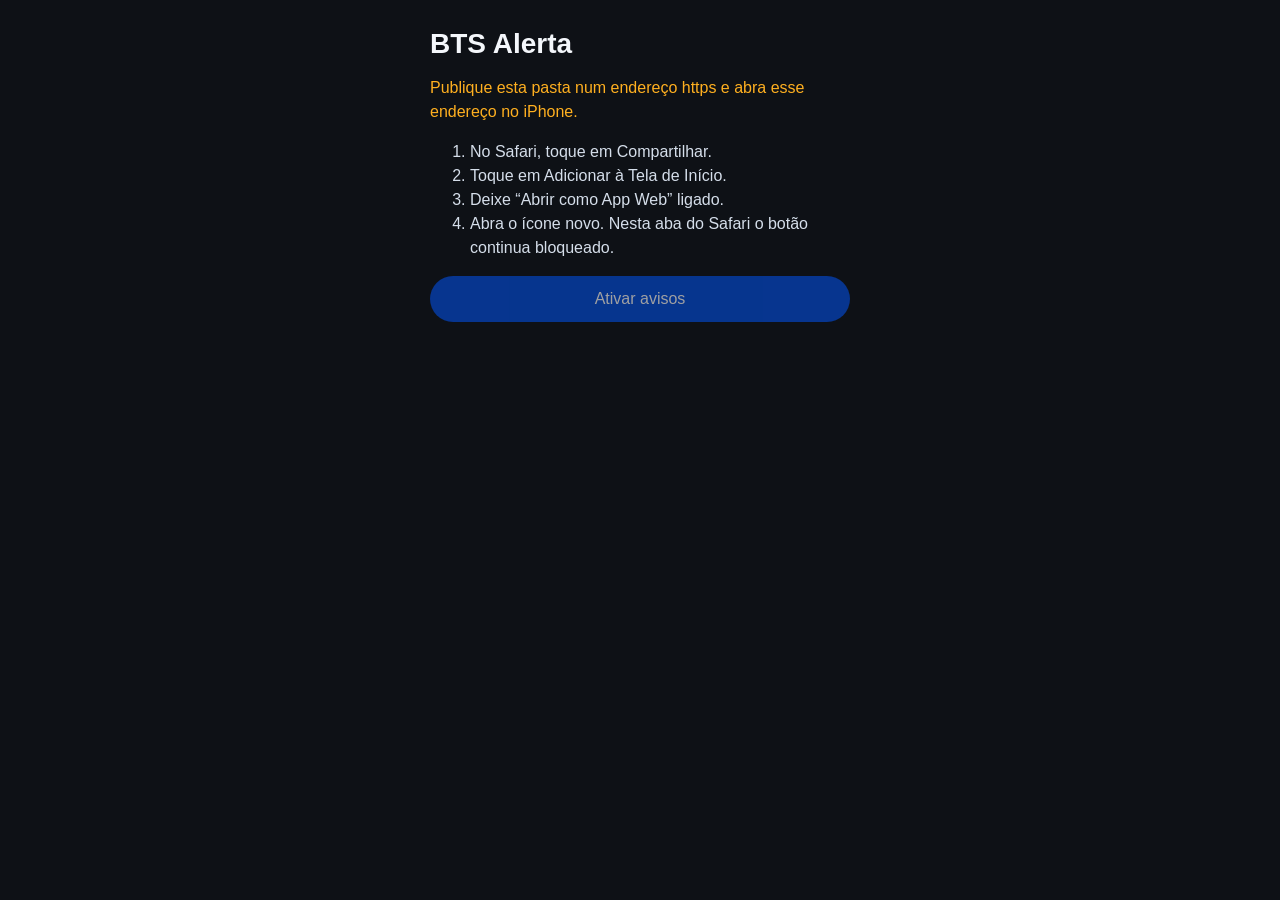
<file: iphone/index.html>
<!doctype html>
<html lang="pt-BR">
  <head>
    <meta charset="utf-8">
    <meta name="viewport" content="width=device-width, initial-scale=1, viewport-fit=cover">
    <meta name="apple-mobile-web-app-capable" content="yes">
    <meta name="mobile-web-app-capable" content="yes">
    <meta name="apple-mobile-web-app-title" content="BTS Alerta">
    <meta name="theme-color" content="#024ddf">
    <link rel="manifest" href="manifest.webmanifest">
    <link rel="apple-touch-icon" href="icon-180.png">
    <title>BTS Alerta</title>
    <style>
      :root { color-scheme: dark; font-family: "Segoe UI", sans-serif; background: #0e1116; color: #f4f7fb; }
      body { margin: 0; }
      main { max-width: 420px; margin: 0 auto; padding: 28px 20px 48px; }
      h1 { font-size: 28px; margin: 0 0 8px; }
      p, li { line-height: 1.5; color: #d5deea; }
      button, textarea { font: inherit; }
      button { width: 100%; border: 0; border-radius: 999px; background: #024ddf; color: white; padding: 14px 16px; }
      button:disabled { opacity: 0.6; }
      textarea { width: 100%; box-sizing: border-box; min-height: 180px; margin-top: 16px; background: #161c25; color: inherit; border: 1px solid #314158; border-radius: 12px; padding: 12px; }
      .warn { color: #ffb020; }
      .ok { color: #7dffa8; }
    </style>
  </head>
  <body>
    <main>
      <h1>BTS Alerta</h1>
      <p id="status">Preparando os avisos neste iPhone.</p>
      <ol id="steps">
        <li>No Safari, toque em Compartilhar.</li>
        <li>Toque em Adicionar à Tela de Início.</li>
        <li>Deixe “Abrir como App Web” ligado.</li>
        <li>Abra o ícone novo. Nesta aba do Safari o botão continua bloqueado.</li>
      </ol>
      <button id="enable" type="button">Ativar avisos</button>
      <textarea id="subscription" readonly hidden></textarea>
    </main>
    <script>
      const status = document.querySelector("#status");
      const steps = document.querySelector("#steps");
      const button = document.querySelector("#enable");
      const output = document.querySelector("#subscription");
      const publicKey = loadKey();
      const standalone = navigator.standalone === true
        || window.matchMedia("(display-mode: standalone), (display-mode: fullscreen)").matches;
      const canNotify = "Notification" in window && ("PushManager" in window || "pushManager" in window);
      const iosSafari = "standalone" in navigator && navigator.standalone === false && !("Notification" in window);

      if (location.protocol !== "https:") {
        block("Publique esta pasta num endereço https e abra esse endereço no iPhone.");
      } else if (!publicKey) {
        block("Abra o link gerado pela extensão. Se o ícone já está na Tela de Início, apague-o, abra esse link no Safari e adicione outra vez.");
      } else if (iosSafari || !canNotify) {
        block(standalone
          ? "Atualize o iPhone para o iOS 16.4 ou mais novo e abra pelo ícone da Tela de Início."
          : "Nesta aba do Safari o botão fica bloqueado. Abra o ícone BTS Alerta na Tela de Início. Se ele abrir o Safari de novo, apague o ícone e adicione outra vez com “Abrir como App Web” ligado.");
      } else {
        status.textContent = "Toque em Ativar avisos e aceite o pedido do iPhone.";
        steps.hidden = true;
        button.disabled = false;
      }

      const ready = "serviceWorker" in navigator
        ? navigator.serviceWorker.register("./sw.js").then(() => navigator.serviceWorker.ready)
        : Promise.resolve(null);
      ready.then(() => pointManifest(publicKey)).catch(() => {});

      button.addEventListener("click", async () => {
        button.disabled = true;
        try {
          const permission = await Notification.requestPermission();
          if (permission !== "granted") throw new Error("O iPhone não autorizou os avisos");
          const registration = await ready;
          const pushManager = registration?.pushManager || window.pushManager;
          if (!pushManager) throw new Error("Abra esta página pelo ícone da Tela de Início.");
          const subscription = await pushManager.subscribe({
            userVisibleOnly: true,
            applicationServerKey: b64urlToBytes(publicKey),
          });
          output.hidden = false;
          output.value = JSON.stringify(subscription);
          status.textContent = "Copie a inscrição e cole na extensão.";
          status.className = "ok";
          await navigator.clipboard.writeText(output.value).catch(() => {});
        } catch (error) {
          status.textContent = error instanceof Error ? error.message : String(error);
          status.className = "warn";
          button.disabled = false;
        }
      });

      function block(message) {
        status.textContent = message;
        status.className = "warn";
        button.disabled = true;
      }

      function loadKey() {
        const fromUrl = new URLSearchParams(location.search).get("k")
          || new URLSearchParams(location.hash.slice(1)).get("k")
          || "";
        if (isKey(fromUrl)) {
          // O ícone abre pelo start_url e perde a chave. O Safari copia este cookie ao adicionar à Tela de Início.
          const secure = location.protocol === "https:" ? "; Secure" : "";
          document.cookie = `bts_vapid=${fromUrl}; Path=/; Max-Age=31536000; SameSite=Lax${secure}`;
          const url = new URL(location.href);
          if (url.searchParams.get("k") !== fromUrl) {
            url.searchParams.set("k", fromUrl);
            history.replaceState(null, "", url);
          }
          return fromUrl;
        }
        const saved = document.cookie.match(/(?:^|; )bts_vapid=([^;]*)/);
        const fromCookie = saved ? decodeURIComponent(saved[1]) : "";
        return isKey(fromCookie) ? fromCookie : "";
      }

      function isKey(value) {
        return /^[A-Za-z0-9_-]{40,}$/.test(value);
      }

      async function pointManifest(key) {
        if (!isKey(key) || !("serviceWorker" in navigator)) return;
        if (!navigator.serviceWorker.controller) {
          await new Promise((resolve) => {
            const finish = () => resolve();
            navigator.serviceWorker.addEventListener("controllerchange", finish, { once: true });
            setTimeout(finish, 4000);
          });
        }
        if (!navigator.serviceWorker.controller) return;
        const link = document.querySelector('link[rel="manifest"]');
        if (link) link.href = `manifest.webmanifest?k=${key}`;
      }

      function b64urlToBytes(value) {
        const padded = value.replace(/-/g, "+").replace(/_/g, "/");
        const pad = padded + "=".repeat((4 - (padded.length % 4)) % 4);
        const binary = atob(pad);
        const bytes = new Uint8Array(binary.length);
        for (let i = 0; i < binary.length; i += 1) bytes[i] = binary.charCodeAt(i);
        return bytes;
      }
    </script>
  </body>
</html>
</file>
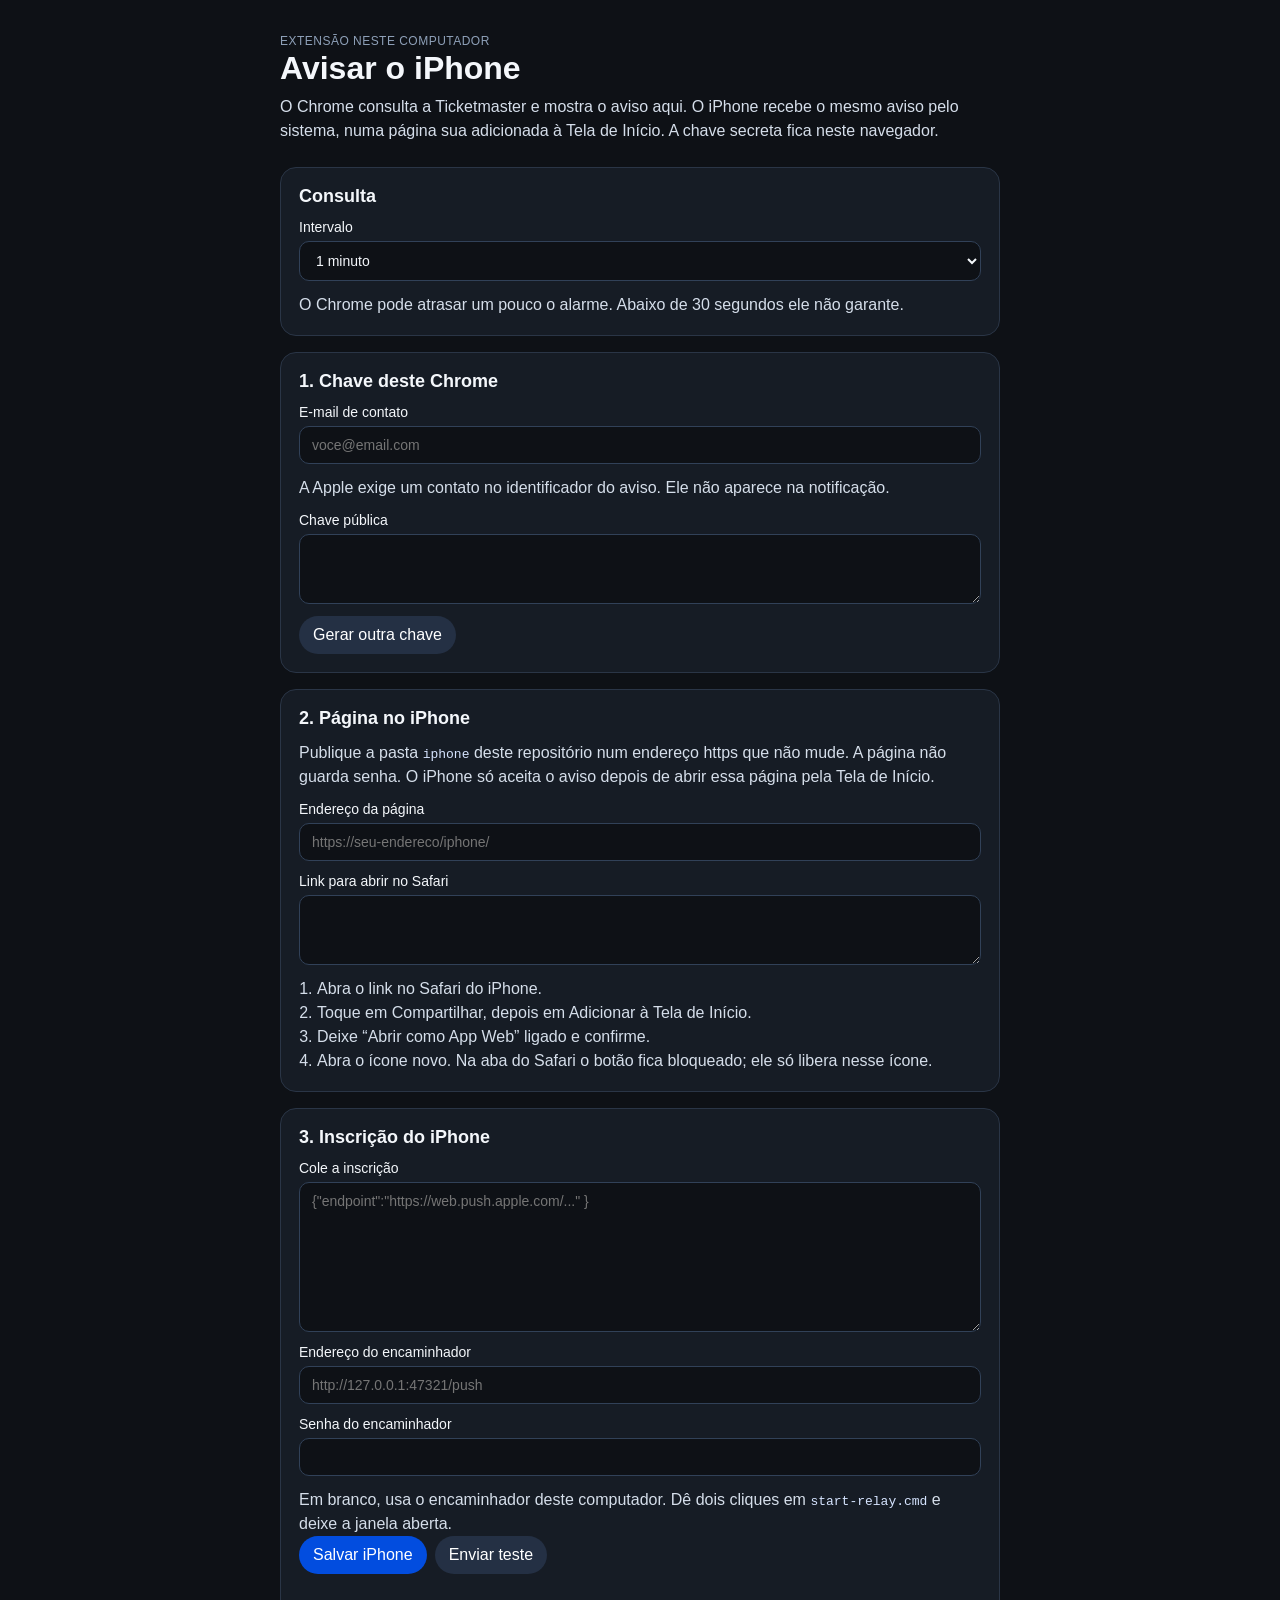
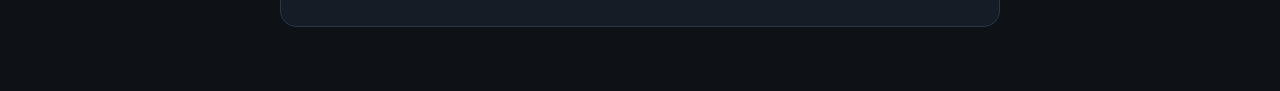
<file: extension/options.html>
<!doctype html>
<html lang="pt-BR">
  <head>
    <meta charset="utf-8">
    <meta name="viewport" content="width=device-width, initial-scale=1">
    <title>BTS Show Alert</title>
    <link rel="stylesheet" href="options.css">
  </head>
  <body>
    <main>
      <p class="eyebrow">Extensão neste computador</p>
      <h1>Avisar o iPhone</h1>
      <p class="lead">
        O Chrome consulta a Ticketmaster e mostra o aviso aqui. O iPhone recebe o mesmo aviso pelo sistema,
        numa página sua adicionada à Tela de Início. A chave secreta fica neste navegador.
      </p>

      <section>
        <h2>Consulta</h2>
        <label>
          Intervalo
          <select id="interval">
            <option value="0.5">30 segundos</option>
            <option value="1" selected>1 minuto</option>
            <option value="2">2 minutos</option>
            <option value="5">5 minutos</option>
          </select>
        </label>
        <p class="hint">O Chrome pode atrasar um pouco o alarme. Abaixo de 30 segundos ele não garante.</p>
      </section>

      <section>
        <h2>1. Chave deste Chrome</h2>
        <label>
          E-mail de contato
          <input id="email" type="email" autocomplete="email" placeholder="voce@email.com" required>
        </label>
        <p class="hint">A Apple exige um contato no identificador do aviso. Ele não aparece na notificação.</p>
        <label>
          Chave pública
          <textarea id="public-key" rows="3" readonly></textarea>
        </label>
        <button id="regenerate" type="button">Gerar outra chave</button>
      </section>

      <section>
        <h2>2. Página no iPhone</h2>
        <p>
          Publique a pasta <code>iphone</code> deste repositório num endereço https que não mude.
          A página não guarda senha. O iPhone só aceita o aviso depois de abrir essa página pela Tela de Início.
        </p>
        <label>
          Endereço da página
          <input id="page-url" type="url" placeholder="https://seu-endereco/iphone/">
        </label>
        <label>
          Link para abrir no Safari
          <textarea id="iphone-link" rows="3" readonly></textarea>
        </label>
        <ol>
          <li>Abra o link no Safari do iPhone.</li>
          <li>Toque em Compartilhar, depois em Adicionar à Tela de Início.</li>
          <li>Deixe “Abrir como App Web” ligado e confirme.</li>
          <li>Abra o ícone novo. Na aba do Safari o botão fica bloqueado; ele só libera nesse ícone.</li>
        </ol>
      </section>

      <section>
        <h2>3. Inscrição do iPhone</h2>
        <label>
          Cole a inscrição
          <textarea id="subscription" rows="8" placeholder='{"endpoint":"https://web.push.apple.com/..." }'></textarea>
        </label>
        <label>
          Endereço do encaminhador
          <input id="relay-url" type="url" placeholder="http://127.0.0.1:47321/push" autocomplete="off">
        </label>
        <label>
          Senha do encaminhador
          <input id="relay-key" type="password" autocomplete="off">
        </label>
        <p class="hint">
          Em branco, usa o encaminhador deste computador. Dê dois cliques em
          <code>start-relay.cmd</code> e deixe a janela aberta.
        </p>
        <div class="actions">
          <button id="save" type="button">Salvar iPhone</button>
          <button id="test" type="button">Enviar teste</button>
        </div>
        <p id="result" role="status"></p>
      </section>
    </main>
    <script type="module" src="options.js"></script>
  </body>
</html>
</file>
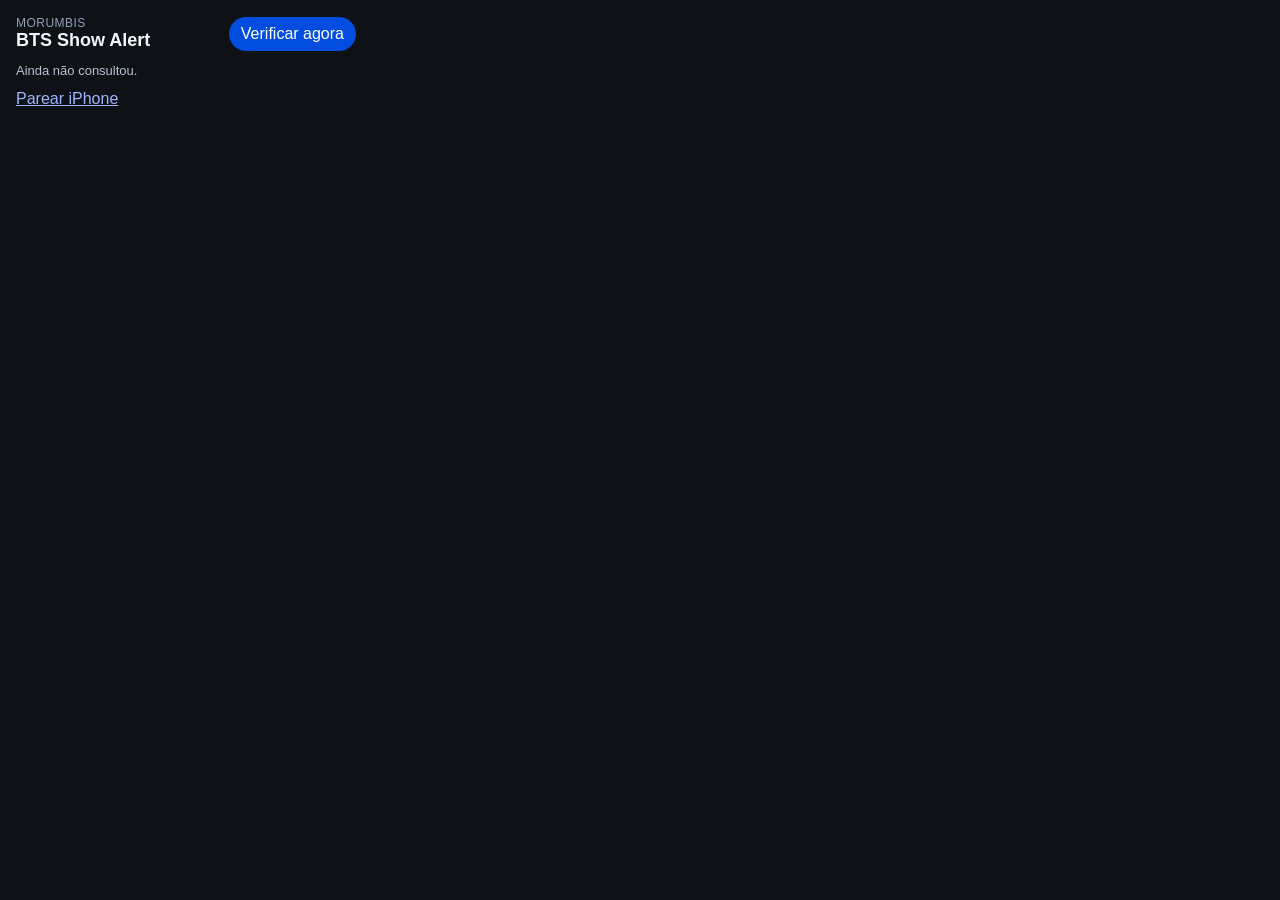
<file: extension/popup.html>
<!doctype html>
<html lang="pt-BR">
  <head>
    <meta charset="utf-8">
    <meta name="viewport" content="width=device-width, initial-scale=1">
    <title>BTS Show Alert</title>
    <link rel="stylesheet" href="popup.css">
  </head>
  <body>
    <header>
      <div>
        <p class="eyebrow">MorumBIS</p>
        <h1>BTS Show Alert</h1>
      </div>
      <button id="check" type="button">Verificar agora</button>
    </header>
    <p id="updated">Ainda não consultou.</p>
    <section id="events"></section>
    <footer>
      <a id="options" href="options.html" target="_blank" rel="noreferrer">Parear iPhone</a>
    </footer>
    <script type="module" src="popup.js"></script>
  </body>
</html>
</file>
<file: extension/options.css>
:root {
  color-scheme: dark;
  font-family: "Segoe UI", sans-serif;
  background: #0e1116;
  color: #f4f7fb;
}

body {
  margin: 0;
}

main {
  max-width: 720px;
  margin: 0 auto;
  padding: 32px 20px 64px;
}

h1, h2, p {
  margin: 0;
}

h1 {
  font-size: 32px;
  margin-bottom: 8px;
}

h2 {
  font-size: 18px;
  margin-bottom: 12px;
}

.eyebrow {
  color: #8ea0b8;
  letter-spacing: 0.04em;
  text-transform: uppercase;
  font-size: 12px;
}

.lead, .hint, li, p {
  color: #d5deea;
  line-height: 1.5;
}

.lead {
  margin-bottom: 24px;
}

section {
  background: #161c25;
  border: 1px solid #2a3546;
  border-radius: 16px;
  padding: 18px;
  margin-top: 16px;
}

label {
  display: grid;
  gap: 6px;
  margin: 12px 0;
  font-size: 14px;
}

input, select, textarea {
  font: inherit;
  color: inherit;
  background: #0e1116;
  border: 1px solid #314158;
  border-radius: 10px;
  padding: 10px 12px;
}

textarea {
  resize: vertical;
}

code {
  color: #d6e4ff;
}

ol {
  margin: 8px 0 0;
  padding-left: 18px;
}

button {
  font: inherit;
  border: 0;
  border-radius: 999px;
  background: #024ddf;
  color: white;
  padding: 10px 14px;
  cursor: pointer;
}

.actions {
  display: flex;
  gap: 8px;
}

#regenerate, #test {
  background: #243044;
}

#result {
  min-height: 1.4em;
  margin-top: 12px;
}

.ok {
  color: #7dffa8;
}

.bad {
  color: #ffb020;
}
</file>
<file: extension/popup.css>
:root {
  color-scheme: dark;
  font-family: "Segoe UI", sans-serif;
  background: #0e1116;
  color: #f4f7fb;
}

body {
  width: 340px;
  margin: 0;
  padding: 16px;
}

header {
  display: flex;
  align-items: center;
  justify-content: space-between;
  gap: 12px;
}

h1, p {
  margin: 0;
}

h1 {
  font-size: 18px;
}

.eyebrow {
  color: #8ea0b8;
  font-size: 12px;
  letter-spacing: 0.04em;
  text-transform: uppercase;
}

button, a {
  font: inherit;
}

button {
  border: 0;
  border-radius: 999px;
  background: #024ddf;
  color: white;
  padding: 8px 12px;
  cursor: pointer;
}

button:disabled {
  opacity: 0.6;
  cursor: progress;
}

#updated {
  margin: 12px 0;
  color: #b7c3d4;
  font-size: 13px;
}

article {
  display: grid;
  grid-template-columns: 1fr auto;
  gap: 4px 12px;
  padding: 12px 0;
  border-top: 1px solid #243041;
}

.evidence {
  grid-column: 1 / -1;
  margin: 0;
  color: #8ea0b8;
  font-size: 12px;
  line-height: 1.35;
}

article a {
  color: inherit;
  text-decoration: none;
  font-weight: 650;
}

.status {
  font-size: 13px;
  text-align: right;
}

.status small {
  display: block;
  color: #8ea0b8;
}

.on-sale {
  color: #7dffa8;
}

.error {
  color: #ffb020;
}

footer {
  margin-top: 8px;
}

footer a {
  color: #9db7ff;
}
</file>
